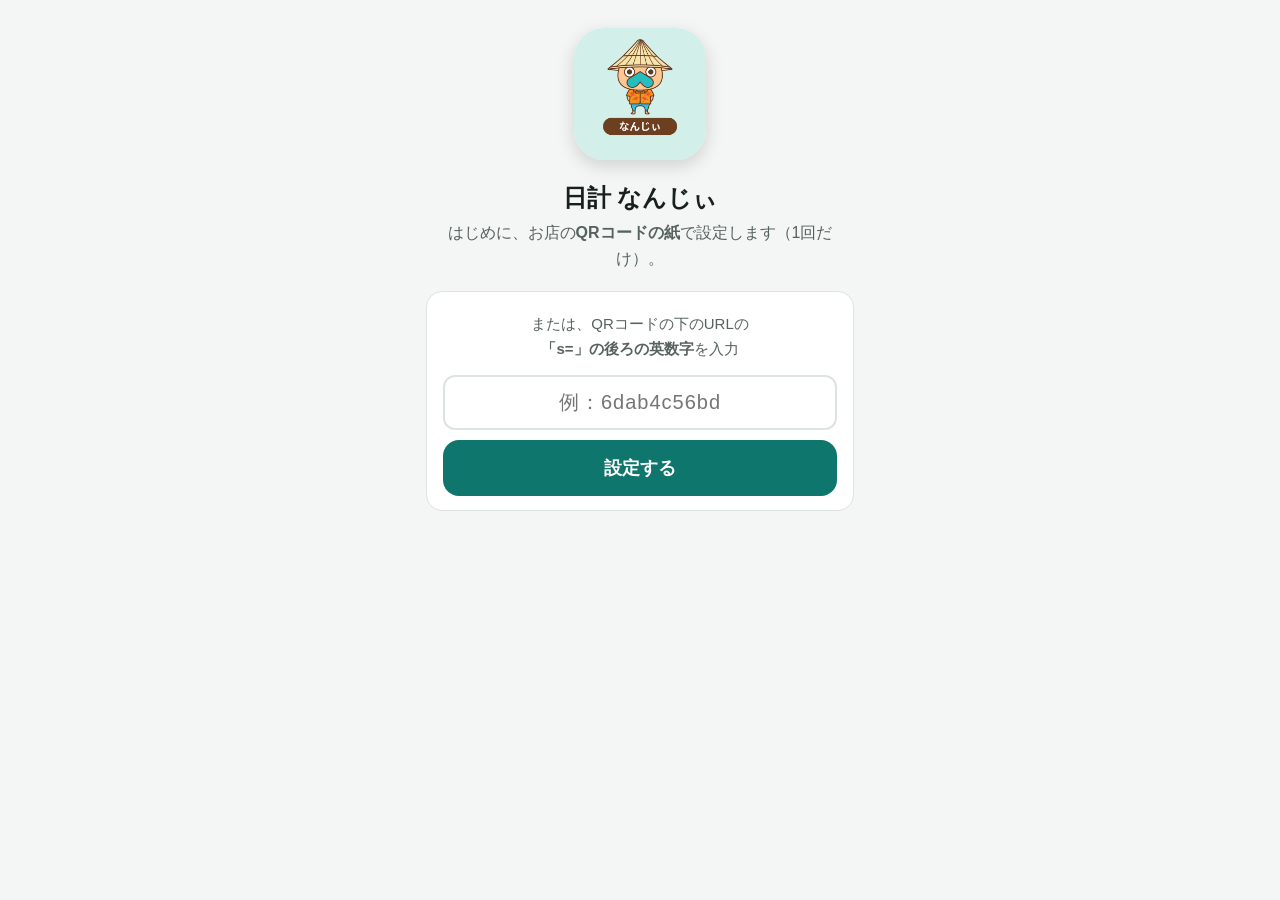
<file: nanjii/index.html>
<!doctype html>
<html lang="ja">
<head>
<meta charset="utf-8">
<meta name="viewport" content="width=device-width, initial-scale=1, viewport-fit=cover">
<title>日計 なんじぃ</title>
<meta name="theme-color" content="#0f766e">
<link rel="manifest" href="manifest.webmanifest">
<link rel="icon" href="favicon.png">
<link rel="apple-touch-icon" href="apple-touch-icon.png">
<meta name="apple-mobile-web-app-capable" content="yes">
<meta name="apple-mobile-web-app-title" content="なんじぃ">
<meta name="apple-mobile-web-app-status-bar-style" content="default">
<link rel="stylesheet" href="../app.css">
</head>
<body>
<div class="wrap hide" id="setup">
  <img class="icon" src="icon-512.png" alt="なんじぃのアイコン">
  <h1>日計 なんじぃ</h1>
  <p>ホーム画面にこのアイコンを置きます。<br>はじめに1回だけです。</p>

  <div id="android" class="hide">
    <button class="big" id="installBtn">ホーム画面に追加する</button>
    <p style="font-size:14px;margin-top:10px">確認が出たら「インストール」を押してください。</p>
    <ul class="steps hide" id="manual">
      <li><span class="n">1</span><span>画面右上の <b>「⋮」</b> を押す</span></li>
      <li><span class="n">2</span><span><b>「ホーム画面に追加」</b>を押す</span></li>
      <li><span class="n">3</span><span><b>「インストール」</b>を選んで <b>「インストール」</b></span></li>
    </ul>
  </div>

  <div id="ios" class="hide">
    <ul class="steps">
      <li><span class="n">1</span><span>画面の下にある <span class="share"><svg width="16" height="16" viewBox="0 0 24 24" fill="none" stroke="#0a63d6" stroke-width="2.4" stroke-linecap="round" stroke-linejoin="round"><path d="M12 3v12"/><path d="M8 7l4-4 4 4"/><path d="M6 11v9h12v-9"/></svg></span> を押す</span></li>
      <li><span class="n">2</span><span>メニューを下にずらして <b>「ホーム画面に追加」</b></span></li>
      <li><span class="n">3</span><span>右上の <b>「追加」</b> を押す</span></li>
    </ul>
    <p style="font-size:14px;margin-top:12px">※ <b>Safari</b>で開いてください（Chromeだと追加できないことがあります）</p>
  </div>

  <div id="done" class="ok hide">追加できました。<br>ホーム画面の「なんじぃ」アイコンから開いてください。</div>
  <button class="later" id="later">追加しないで、今すぐ使う</button>
  <div class="arrow hide" id="arrow" aria-hidden="true">↓</div>
</div>

<div class="wrap hide" id="noToken">
  <img class="icon" src="icon-512.png" alt="">
  <h1>日計 なんじぃ</h1>
  <p>はじめに、お店の<b>QRコードの紙</b>で設定します（1回だけ）。</p>
  <button class="big hide" id="scanBtn">QRコードの紙を撮影する</button>
  <input type="file" accept="image/*" capture="environment" id="scanFile" class="hide">
  <div class="keybox">
    <p style="font-size:15px">または、QRコードの下のURLの<br><b>「s=」の後ろの英数字</b>を入力</p>
    <input id="keyIn" autocomplete="off" autocapitalize="off" spellcheck="false" placeholder="例：6dab4c56bd">
    <button class="big" id="keyBtn" style="margin-top:10px;min-height:56px;font-size:18px">設定する</button>
  </div>
  <p id="keyMsg" class="msg hide"></p>
</div>

<script>window.NIKKEI_STORE = { id: 'nanjii', name: 'なんじぃ' };</script>
<script src="../config.js"></script>
<script src="../app.js"></script>
</body>
</html>
</file>
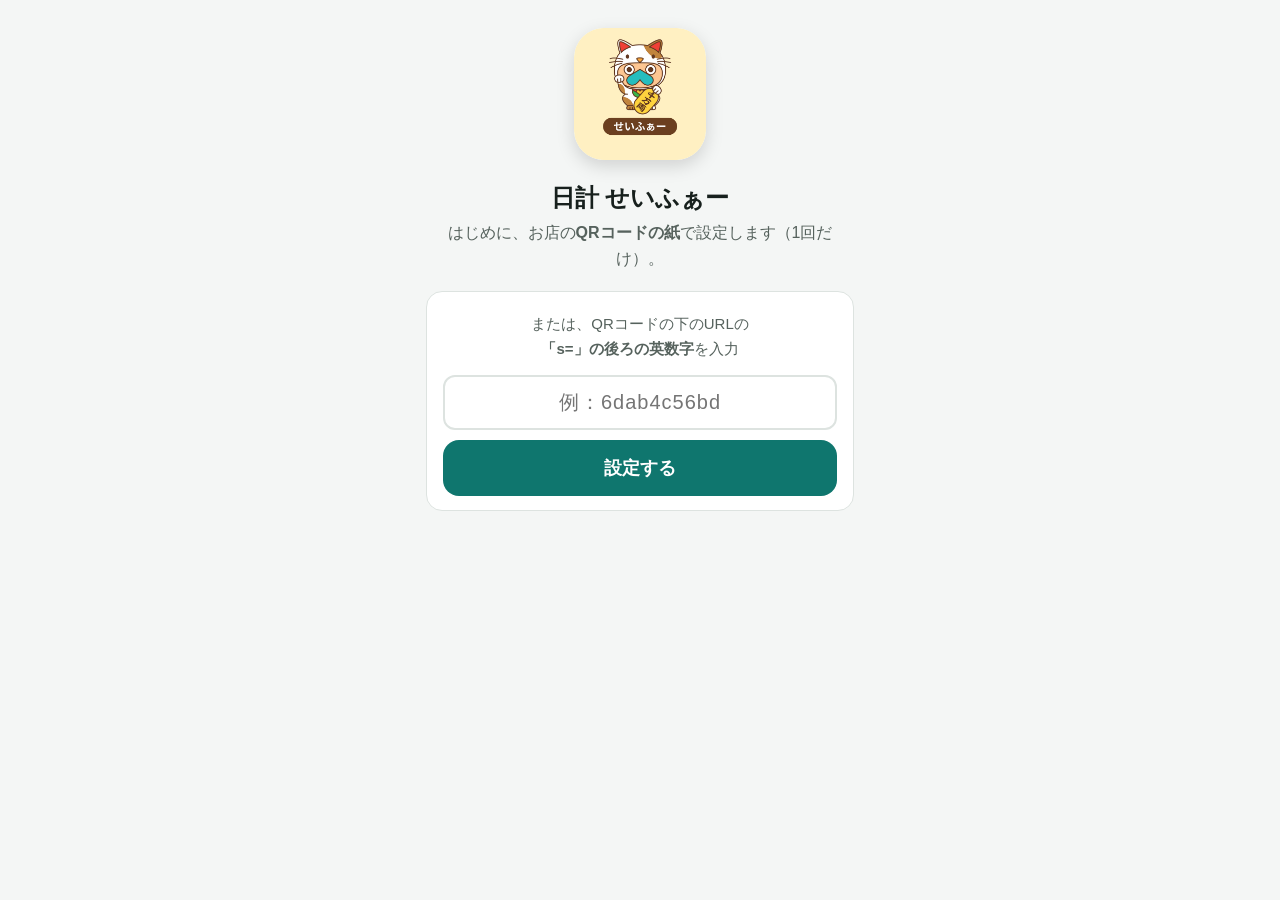
<file: seifa/index.html>
<!doctype html>
<html lang="ja">
<head>
<meta charset="utf-8">
<meta name="viewport" content="width=device-width, initial-scale=1, viewport-fit=cover">
<title>日計 せいふぁー</title>
<meta name="theme-color" content="#0f766e">
<link rel="manifest" href="manifest.webmanifest">
<link rel="icon" href="favicon.png">
<link rel="apple-touch-icon" href="apple-touch-icon.png">
<meta name="apple-mobile-web-app-capable" content="yes">
<meta name="apple-mobile-web-app-title" content="せいふぁー">
<meta name="apple-mobile-web-app-status-bar-style" content="default">
<link rel="stylesheet" href="../app.css">
</head>
<body>
<div class="wrap hide" id="setup">
  <img class="icon" src="icon-512.png" alt="せいふぁーのアイコン">
  <h1>日計 せいふぁー</h1>
  <p>ホーム画面にこのアイコンを置きます。<br>はじめに1回だけです。</p>

  <div id="android" class="hide">
    <button class="big" id="installBtn">ホーム画面に追加する</button>
    <p style="font-size:14px;margin-top:10px">確認が出たら「インストール」を押してください。</p>
    <ul class="steps hide" id="manual">
      <li><span class="n">1</span><span>画面右上の <b>「⋮」</b> を押す</span></li>
      <li><span class="n">2</span><span><b>「ホーム画面に追加」</b>を押す</span></li>
      <li><span class="n">3</span><span><b>「インストール」</b>を選んで <b>「インストール」</b></span></li>
    </ul>
  </div>

  <div id="ios" class="hide">
    <ul class="steps">
      <li><span class="n">1</span><span>画面の下にある <span class="share"><svg width="16" height="16" viewBox="0 0 24 24" fill="none" stroke="#0a63d6" stroke-width="2.4" stroke-linecap="round" stroke-linejoin="round"><path d="M12 3v12"/><path d="M8 7l4-4 4 4"/><path d="M6 11v9h12v-9"/></svg></span> を押す</span></li>
      <li><span class="n">2</span><span>メニューを下にずらして <b>「ホーム画面に追加」</b></span></li>
      <li><span class="n">3</span><span>右上の <b>「追加」</b> を押す</span></li>
    </ul>
    <p style="font-size:14px;margin-top:12px">※ <b>Safari</b>で開いてください（Chromeだと追加できないことがあります）</p>
  </div>

  <div id="done" class="ok hide">追加できました。<br>ホーム画面の「せいふぁー」アイコンから開いてください。</div>
  <button class="later" id="later">追加しないで、今すぐ使う</button>
  <div class="arrow hide" id="arrow" aria-hidden="true">↓</div>
</div>

<div class="wrap hide" id="noToken">
  <img class="icon" src="icon-512.png" alt="">
  <h1>日計 せいふぁー</h1>
  <p>はじめに、お店の<b>QRコードの紙</b>で設定します（1回だけ）。</p>
  <button class="big hide" id="scanBtn">QRコードの紙を撮影する</button>
  <input type="file" accept="image/*" capture="environment" id="scanFile" class="hide">
  <div class="keybox">
    <p style="font-size:15px">または、QRコードの下のURLの<br><b>「s=」の後ろの英数字</b>を入力</p>
    <input id="keyIn" autocomplete="off" autocapitalize="off" spellcheck="false" placeholder="例：6dab4c56bd">
    <button class="big" id="keyBtn" style="margin-top:10px;min-height:56px;font-size:18px">設定する</button>
  </div>
  <p id="keyMsg" class="msg hide"></p>
</div>

<script>window.NIKKEI_STORE = { id: 'seifa', name: 'せいふぁー' };</script>
<script src="../config.js"></script>
<script src="../app.js"></script>
</body>
</html>
</file>
<file: app.css>
:root{--acc:#0f766e;--ink:#17201d;--sub:#56625d;--bg:#f4f6f5;--line:#dde3e0}
*{box-sizing:border-box;-webkit-tap-highlight-color:transparent}
html,body{margin:0;height:100%;background:var(--bg);color:var(--ink);font-family:-apple-system,"Hiragino Sans","Noto Sans JP",sans-serif}
#app{position:fixed;inset:0;width:100%;height:100%;border:0;background:#fff}
.wrap{max-width:460px;margin:0 auto;padding:28px 16px 40px;text-align:center}
.icon{width:132px;height:132px;border-radius:30px;box-shadow:0 6px 18px rgba(0,0,0,.15)}
h1{font-size:24px;margin:18px 0 6px}
p{font-size:16px;line-height:1.65;color:var(--sub);margin:6px 0}
.big{display:block;width:100%;min-height:68px;margin-top:22px;border:none;border-radius:16px;background:var(--acc);color:#fff;font-size:21px;font-weight:700;cursor:pointer}
.big:active{opacity:.85}
.steps{text-align:left;background:#fff;border:1px solid var(--line);border-radius:16px;padding:6px 16px;margin-top:20px}
.steps li{padding:12px 0;border-bottom:1px dashed var(--line);font-size:17px;line-height:1.55;list-style:none;display:flex;gap:10px;align-items:flex-start}
.steps li:last-child{border:none}
.n{flex:none;width:28px;height:28px;border-radius:50%;background:var(--acc);color:#fff;font-weight:700;display:flex;align-items:center;justify-content:center;font-size:15px}
.share{display:inline-flex;vertical-align:middle;width:26px;height:26px;border:2px solid #0a63d6;border-radius:6px;align-items:center;justify-content:center;margin:0 2px}
.later{display:block;margin:22px auto 0;background:none;border:none;color:var(--sub);font-size:15px;text-decoration:underline}
.ok{background:#e6f3f1;color:#0b5a54;border-radius:14px;padding:14px;margin-top:20px;font-size:17px;font-weight:700}
.arrow{position:fixed;left:50%;bottom:8px;transform:translateX(-50%);font-size:40px;color:#e8590c;animation:b 1s ease-in-out infinite}
@keyframes b{50%{transform:translate(-50%,-10px)}}
.hide{display:none!important}
.keybox{background:#fff;border:1px solid var(--line);border-radius:16px;padding:14px 16px;margin-top:18px}
.keybox input{width:100%;margin-top:8px;padding:14px;font-size:20px;border:2px solid var(--line);border-radius:12px;text-align:center;letter-spacing:.05em}
.keybox input:focus{outline:none;border-color:var(--acc)}
.msg{margin-top:14px;padding:12px;border-radius:12px;font-size:15px;background:#fdecea;color:#b42318}
.msg.good{background:#e6f3f1;color:#0b5a54}
</file>
